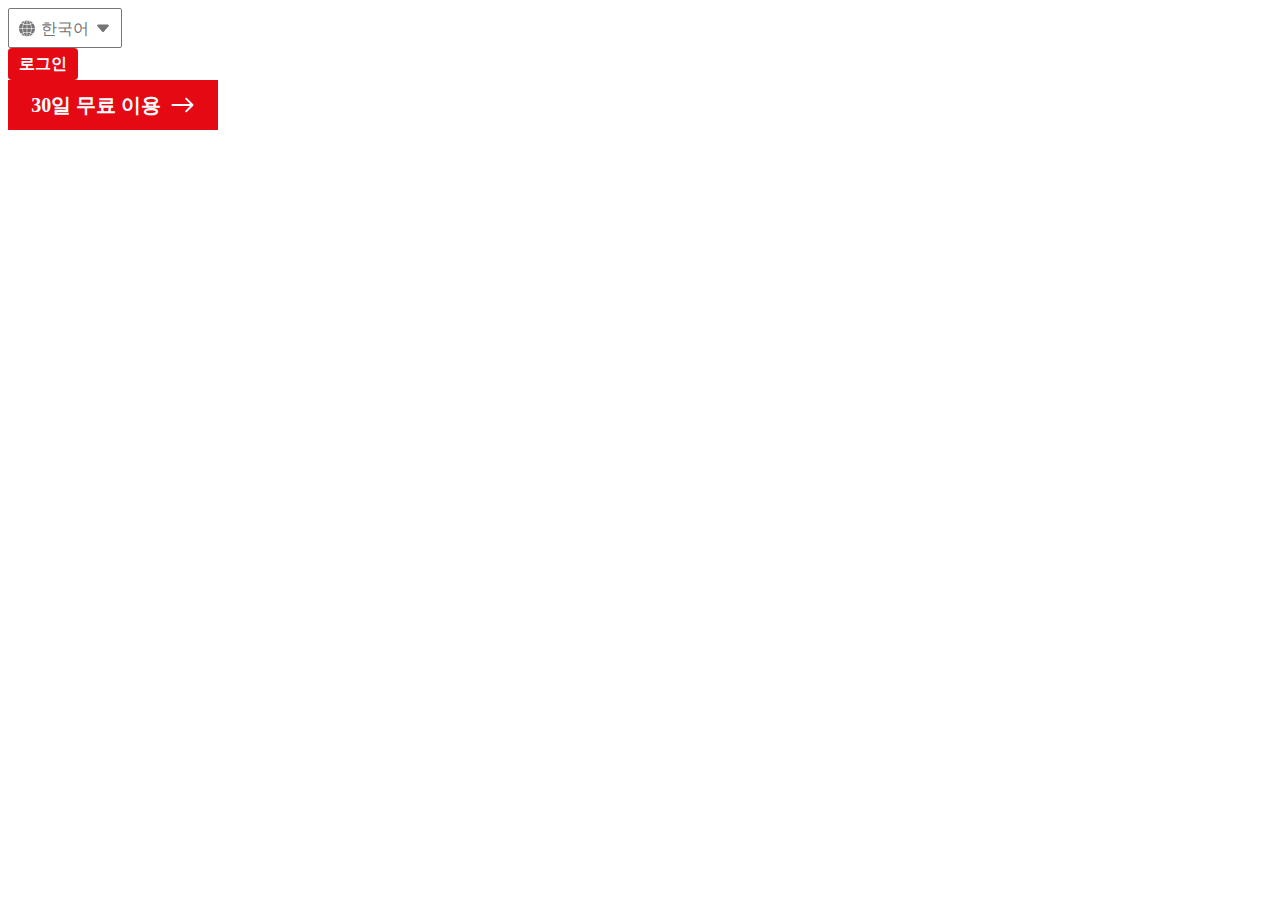
<file: mission-03/components/button/index.html>
<!DOCTYPE html>
<html lang="ko">
  <head>
    <meta charset="UTF-8" />
    <meta name="viewport" content="width=device-width, initial-scale=1.0" />
    <title>NETFLIX - button</title>
    <link rel="stylesheet" href="./index.css" />
  </head>
  <body>
    <div class="button-container">
      <div class="select-lang">
        <select name="language" id="lang">
          <option value="ko">한국어</option>
          <option value="en">English</option>
        </select>
      </div>

      <div class="login">
        <a href="/">로그인</a>
      </div>

      <div class="promotion">
        <a href="/">
          30일 무료 이용
          <img src="./../../images/promotion-arrow.svg" alt="" />
        </a>
      </div>
    </div>
  </body>
</html>
</file>
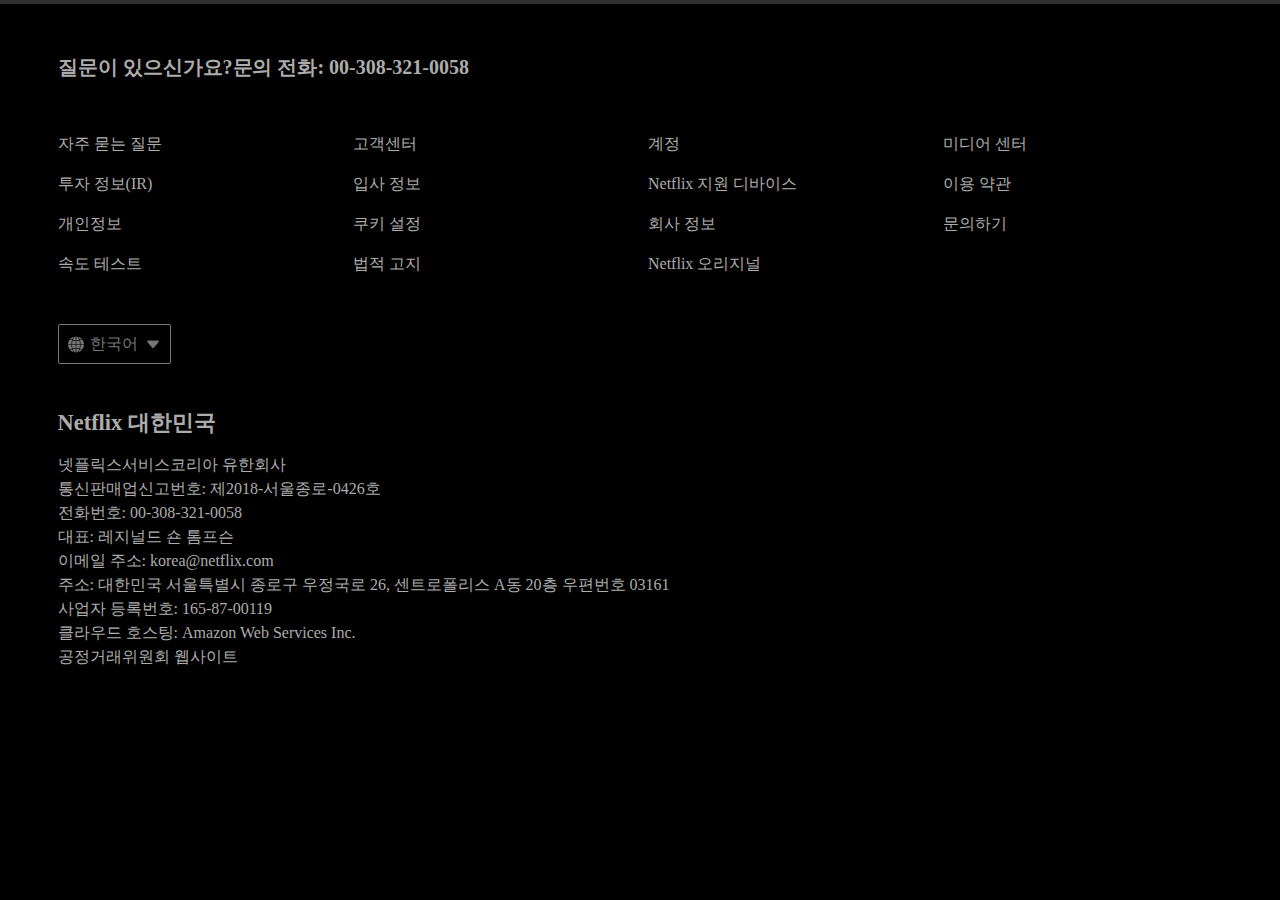
<file: mission-03/components/footer/index.html>
<!DOCTYPE html>
<html lang="ko">
  <head>
    <meta charset="UTF-8" />
    <meta name="viewport" content="width=device-width, initial-scale=1.0" />
    <title>NETFLIX - footer</title>
    <link rel="stylesheet" href="./../../css/style.css" />
  </head>
  <body>
    <footer class="footer">
      <div class="footer-container">
        <div class="footer-guide">
          <div class="guide-text">
            질문이 있으신가요?
            <div class="contact-number">
              문의 전화:
              <a href="tel:+003083210058">00-308-321-0058</a>
            </div>
          </div>
          <ul class="guide-list">
            <li><a href="/">자주 묻는 질문</a></li>
            <li><a href="/">고객센터</a></li>
            <li><a href="/">계정</a></li>
            <li><a href="/">미디어 센터</a></li>
            <li><a href="/">투자 정보(IR)</a></li>
            <li><a href="/">입사 정보</a></li>
            <li><a href="/">Netflix 지원 디바이스</a></li>
            <li><a href="/">이용 약관</a></li>
            <li><a href="/">개인정보</a></li>
            <li><a href="/">쿠키 설정</a></li>
            <li><a href="/">회사 정보</a></li>
            <li><a href="/">문의하기</a></li>
            <li><a href="/">속도 테스트</a></li>
            <li><a href="/">법적 고지</a></li>
            <li><a href="/">Netflix 오리지널</a></li>
          </ul>
        </div>

        <div class="select-lang">
          <select name="language" id="lang">
            <option value="ko">한국어</option>
            <option value="en">English</option>
          </select>
        </div>

        <div class="footer-address">
          <em>Netflix 대한민국</em>
          <address class="address">
            <span>넷플릭스서비스코리아 유한회사</span>
            <span>통신판매업신고번호: 제2018-서울종로-0426호</span>
            <span>전화번호: 00-308-321-0058</span>
            <span>대표: 레지널드 숀 톰프슨</span>
            <span>이메일 주소: korea@netflix.com</span>
            <span
              >주소: 대한민국 서울특별시 종로구 우정국로 26, 센트로폴리스 A동
              20층 우편번호 03161</span
            >
            <span>사업자 등록번호: 165-87-00119</span>
            <span>클라우드 호스팅: Amazon Web Services Inc.</span>
            <span><a href="/">공정거래위원회 웹사이트</a></span>
          </address>
        </div>
      </div>
    </footer>
  </body>
</html>
</file>
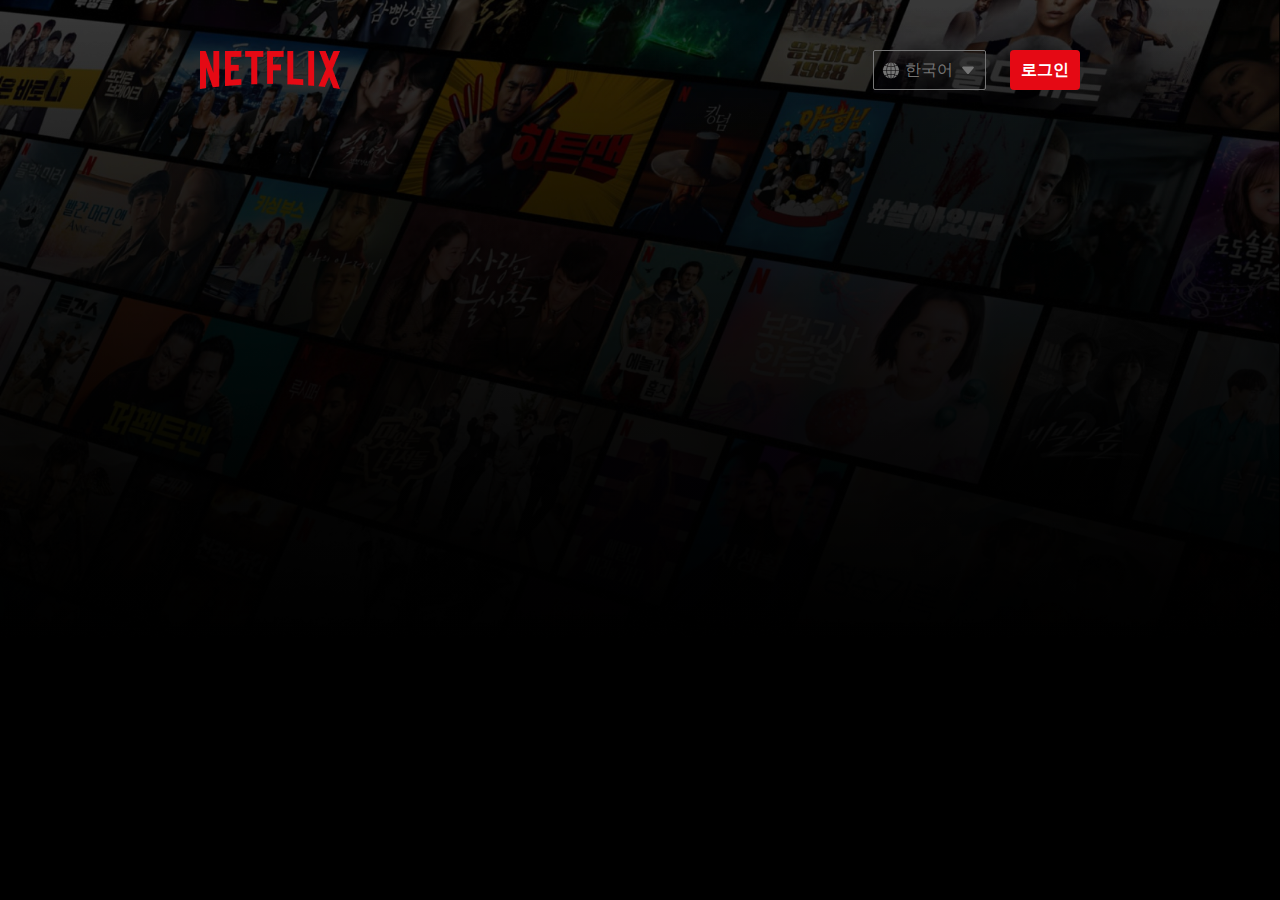
<file: mission-03/components/header/index.html>
<!DOCTYPE html>
<html lang="ko">
  <head>
    <meta charset="UTF-8" />
    <meta name="viewport" content="width=device-width, initial-scale=1.0" />
    <title>NETFLIX - header</title>
    <link rel="stylesheet" href="./../../css/style.css" />
  </head>
  <body>
    <header class="header">
      <div class="header-container">
        <div class="logo-wrapper">
          <a href="/" class="logo-link">
            <img src="./../../images/logo.png" alt="NETFLIX" />
          </a>
        </div>

        <div class="header-button">
          <div class="select-lang">
            <select name="language" id="lang">
              <option value="ko">한국어</option>
              <option value="en">English</option>
            </select>
          </div>

          <div class="login">
            <a href="/">로그인</a>
          </div>
        </div>
      </div>
    </header>
  </body>
</html>
</file>
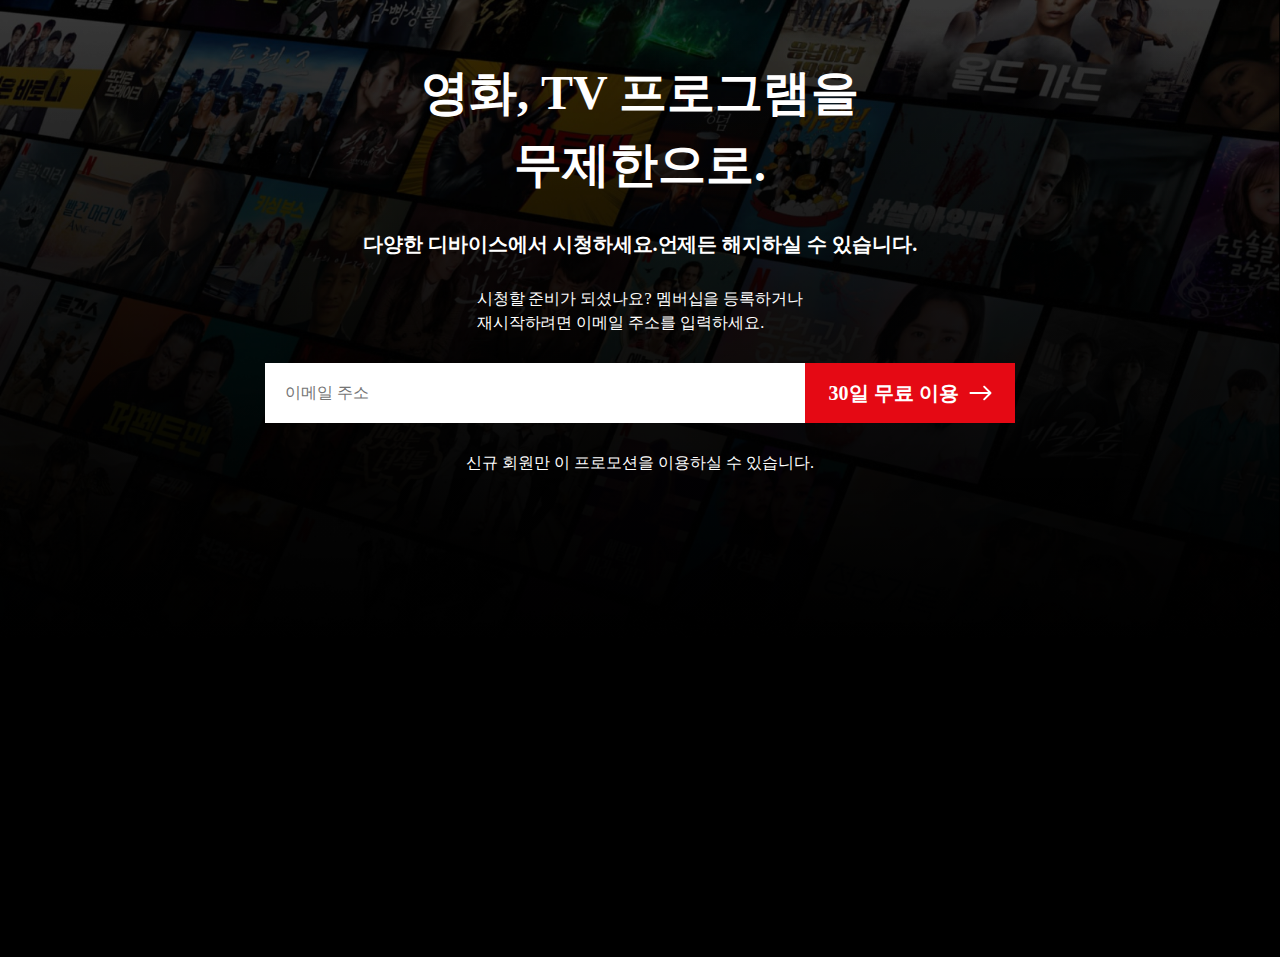
<file: mission-03/components/main/index.html>
<!DOCTYPE html>
<html lang="ko">
  <head>
    <meta charset="UTF-8" />
    <meta name="viewport" content="width=device-width, initial-scale=1.0" />
    <title>NETFLIX - main</title>
    <link rel="stylesheet" href="./../../css/style.css" />
  </head>
  <body>
    <main class="main">
      <div class="main-container">
        <hgroup class="main-text">
          <h1>영화, TV 프로그램을<br />무제한으로.</h1>
          <em>
            다양한 디바이스에서 시청하세요.
            <p class="em-p-text">언제든 해지하실 수 있습니다.</p>
          </em>
          <p>
            시청할 준비가 되셨나요? 멤버십을 등록하거나<br />재시작하려면 이메일
            주소를 입력하세요.
          </p>
        </hgroup>

        <form class="promotion-form" method="post">
          <div class="promotion-email">
            <label for="email" class="sr-only">이메일 주소 입력하기</label>
            <input type="email" class="email-input" placeholder="이메일 주소" />
            <div class="promotion">
              <a href="/">
                30일 무료 이용
                <img src="./../../images/promotion-arrow.svg" alt="" />
              </a>
            </div>
          </div>
          <p class="promotion-desc">
            신규 회원만 이 프로모션을 이용하실 수 있습니다.
          </p>
        </form>
      </div>
    </main>
  </body>
</html>
</file>
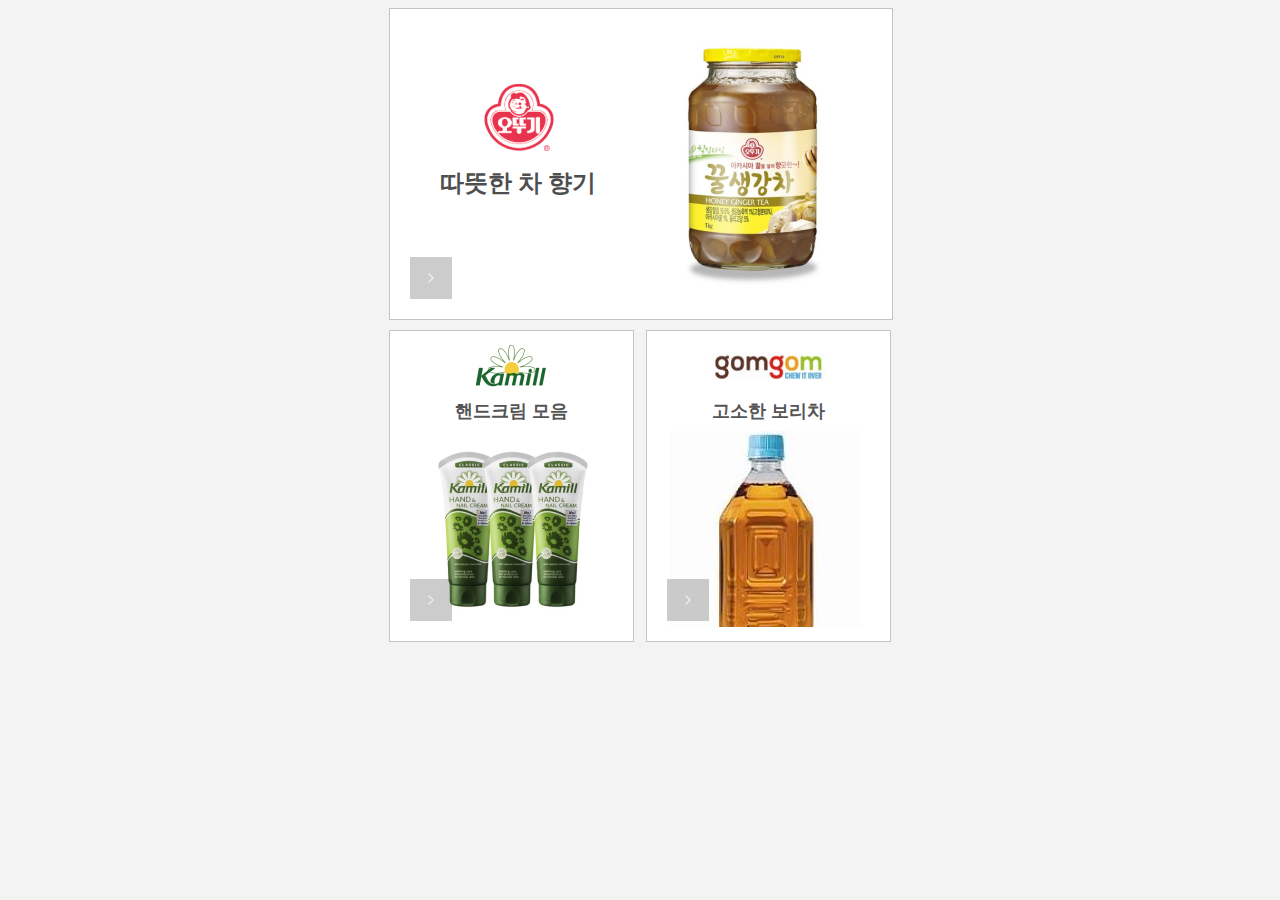
<file: mission-01/mission-01.html>
<!DOCTYPE html>
<html lang="ko">
  <head>
    <meta charset="UTF-8" />
    <meta name="viewport" content="width=device-width, initial-scale=1.0" />
    <title>Mission-01</title>
    <link rel="stylesheet" href="./mission-01.css" />
    <link
      rel="stylesheet"
      href="https://fonts.googleapis.com/css2?family=Noto+Sans:ital,wght@0,400;0,700;1,400&display=swap"
    />
  </head>

  <body>
    <!-- 전체 박스 -->
    <div class="box-group">
      <!-- 오뚜기: 꿀생강차 -->
      <div class="ginger-tea">
        <img src="./images/logo01.png" alt="오뚜기" class="ottugi" />
        <h1>따뜻한 차 향기</h1>
        <img
          src="./images/product01.png"
          alt="꿀 생강차"
          class="ginger-product"
        />
        <!-- 구매 버튼 -->
        <div class="button">
          <img src="./images/button.svg" alt="" class="early-button" />
          <button type="button" class="buy-button" onclick="">
            구매하기<img src="./images/buy-emoji.svg" alt="구매하기" />
          </button>
        </div>
      </div>

      <!-- 아래 박스(핸드크림, 보리차) -->
      <div class="box">
        <!-- 카밀: 핸드크림-->
        <div class="handcream">
          <img src="./images/logo02.png" alt="kamill" class="kamill" />
          <h1>핸드크림 모음</h1>
          <img
            src="./images/product02.png"
            alt="카밀 핸드크림"
            class="hand-product"
          />
          <!-- 구매 버튼 -->
          <div class="button">
            <img src="./images/button.svg" alt="" class="early-button" />
            <button type="button" class="buy-button" onclick="">
              구매하기<img src="./images/buy-emoji.svg" alt="구매하기" />
            </button>
          </div>
        </div>

        <!-- 곰곰마켓: 보리차 -->
        <div class="barley-tea">
          <img src="./images/logo03.png" alt="곰곰마켓" class="gomgom" />
          <h1>고소한 보리차</h1>
          <img
            src="./images/product03.png"
            alt="보리차"
            class="barley-product"
          />
          <!-- 구매 버튼 -->
          <div class="button">
            <img src="./images/button.svg" alt="" class="early-button" />
            <button
              type="button"
              class="buy-button"
              onclick="window.open('https://www.naver.com')"
            >
              구매하기<img src="./images/buy-emoji.svg" alt="구매하기" />
            </button>
          </div>
        </div>
      </div>
    </div>
  </body>
</html>
</file>
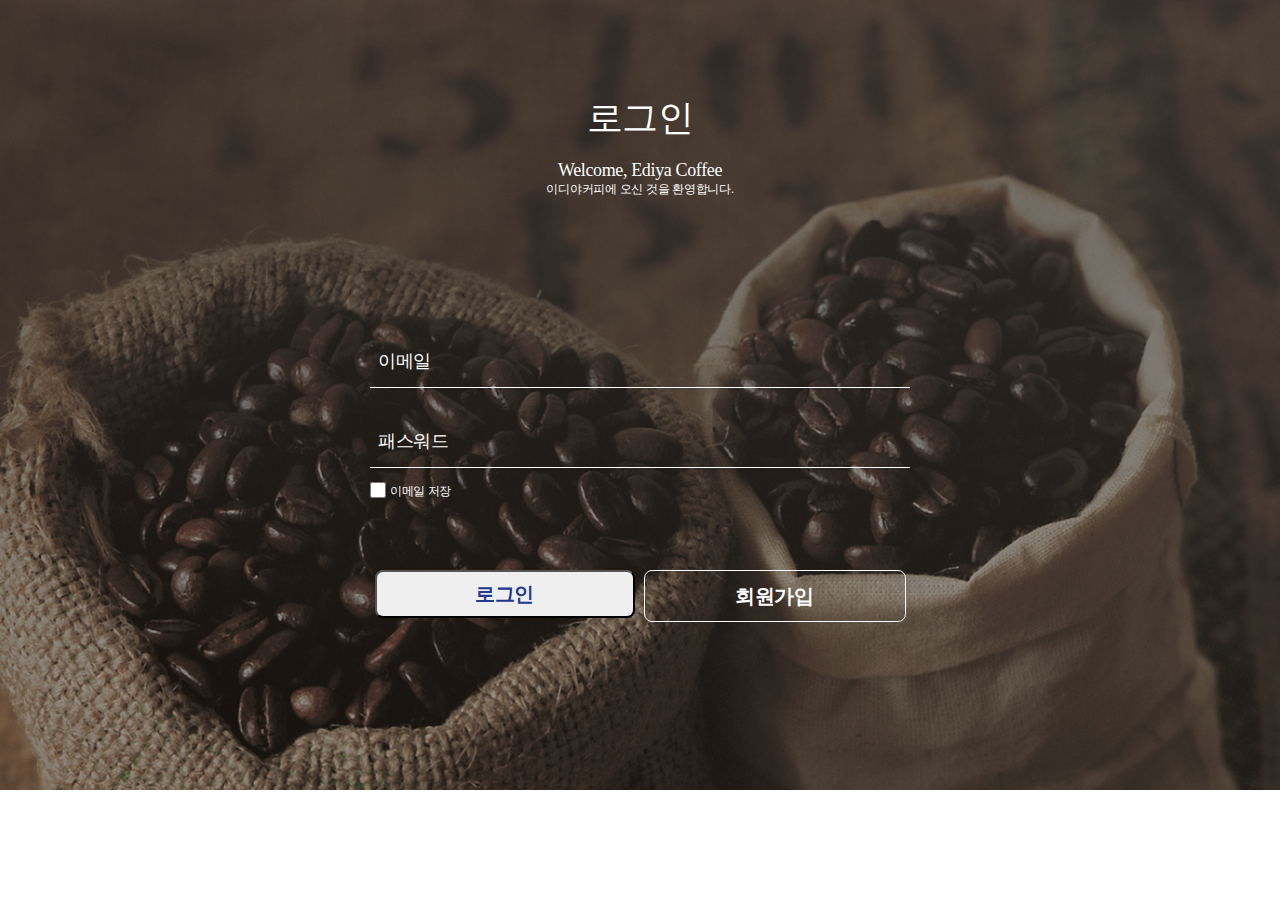
<file: mission-02/mission-02.html>
<!DOCTYPE html>
<html lang="ko">
  <head>
    <meta charset="UTF-8" />
    <meta name="viewport" content="width=device-width, initial-scale=1.0" />
    <title>EDIYA - Login</title>
    <link rel="stylesheet" href="./mission-02.css" />
    <link
      href="//spoqa.github.io/spoqa-han-sans/css/SpoqaHanSans-kr.css"
      rel="stylesheet"
      type="text/css"
    />
  </head>
  <body>
    <div class="main">
      <div class="login">
        <div class="login-title">
          <h2>로그인</h2>
          <p>
            <em>Welcome, Ediya Coffee</em>
            <br />이디야커피에 오신 것을 환영합니다.
          </p>
        </div>
        <form action="/">
          <fieldset>
            <legend>회원 로그인</legend>
            <div class="user-email">
              <input
                type="email"
                id="userEmail"
                name="userEmail"
                required
                placeholder="이메일"
              />
            </div>
            <div class="user-pw">
              <input
                type="password"
                id="userPw"
                name="userPw"
                required
                placeholder="패스워드"
              />
            </div>
            <div class="login-remember">
              <input
                type="checkbox"
                name="rememberMe"
                id="email-save"
                value="true"
              />
              <label for="email-save">이메일 저장</label>
            </div>
          </fieldset>
          <div class="button-container">
            <button type="submit" class="login-button">로그인</button>
            <a href="/" class="sign-up">회원가입</a>
          </div>
        </form>
      </div>
    </div>
  </body>
</html>
</file>
<file: mission-03/components/button/index.css>
body {
  font-family: "Spoqa Han Sans Neo", "sans-serif";
}

/* 언어 선택 버튼 */
.select-lang select {
  font-size: 1rem;
  width: 7.1rem;
  height: 2.5rem;
  color: #757575;
  background-color: transparent;
  border-radius: 2px;
  background: url(./../../images/icon-global.svg),
    url(./../../images/bi-caret-down.svg);
  background-position: 10% 50%, 90% 50%;
  background-repeat: no-repeat, no-repeat;
  appearance: none;
}

select option {
  text-align: center;
}

/* 버튼 공통 스타일 */
.login,
.promotion {
  display: flex;
  justify-content: center;
  background-color: var(--red-500, #e50914);

  & a {
    color: var(--white, #ffffff);
    text-decoration: none;
    font-weight: bold;
    display: flex;
    justify-content: center;
    align-items: center;
    gap: 0.625rem;
    flex-shrink: 0;
    line-height: 1;
  }
}

/* 로그인 버튼 */
.login {
  width: 2.8rem;
  padding: 0.5rem 0.78rem;
  border-radius: 4px;
}

/* 30일 무료 버튼 */
.promotion {
  width: 10.6rem;
  padding: 0.94rem 1.25rem;
  font-size: 1.25rem;
}

/* 모바일 환경 */
@media (max-width: 768px) {
  .select-lang select {
    height: 1.875rem;
  }

  .login {
    width: 2.13rem;
    padding: 0.38rem 0.82rem;
  }

  .promotion {
    width: 8rem;
    font-size: 1rem;
    border-radius: 30px;
    margin-top: 0.75rem;
  }
}
</file>
<file: mission-01/mission-01.css>
/* 변수 */
:root {
  --gray-100: #f3f3f3;
  --gray-500: #c4c4c4;
  --gray-800: #4e4e4e;
  --White: #fff;
  --opacity-20: rgba(0, 0, 0, 0.2);
  --grayscale-gray-5: #555;
  --blue-600: #0074e9;
}

/* 기본 스타일 */
body {
  background: var(--gray-100);
  font-family: "Noto Sans", sans-serif;
}

.box-group {
  width: 502px;
  height: 630px;
  margin: 0 auto;
}

.ginger-tea {
  background: var(--White);
  width: 502px;
  height: 310px;
  border: 1px solid var(--gray-500);
  margin-bottom: 10px;
}

.handcream,
.barley-tea {
  background: var(--White);
  width: 243px;
  height: 310px;
  border: 1px solid var(--gray-500);
}

/* 작은 박스 배치 */
.handcream {
  float: left;
}
.barley-tea {
  float: right;
}

.ginger-tea,
.handcream,
.barley-tea {
  position: relative;
}

/* 문구 스타일 */
.ginger-tea h1 {
  color: var(--gray-800);
  text-align: center;
  font-size: 24px;
  font-style: normal;
  font-weight: 700;
  line-height: 150%;
}

.handcream h1,
.barley-tea h1 {
  color: var(--grayscale-gray-5);
  text-align: center;
  font-size: 18px;
  font-style: normal;
  font-weight: 700;
  line-height: 150%;
}

/* 문구 배치 */
.ginger-tea h1 {
  position: absolute;
  bottom: 118px;
  left: 28px;
  width: 200px;
  height: 37px;
  margin: 0;
  /* flex-shrink: 0;  존재하지 않는 속성 오류 */
}

.handcream h1,
.barley-tea h1 {
  width: 200px;
  height: 27px;
  /* flex-shrink: 0; 존재하지 않는 속성 오류 */
  position: absolute;
  top: 66px;
  left: 21px;
  text-align: center;
  margin: 0;
}

/* 로고 배치*/
.ottugi {
  position: absolute;
  top: 75px;
  left: 73px;
}

.kamill,
.gomgom {
  position: absolute;
  top: 14px;
  left: 64px;
}

/* 상품 이미지 배치 */
.ginger-product {
  position: absolute;
  bottom: 20px;
  right: 28px;
}

.hand-product,
.barley-product {
  position: absolute;
  bottom: 14px;
  left: 23px;
}

/* 버튼 이미지 스타일 (활성화 전) */
.early-button {
  width: 42px;
  height: 42px;
  /* flex-shrink: 0; 존재하지 않는 속성 오류 */
  position: absolute;
  bottom: 20px;
  left: 20px;
  fill: var(--opacity-20);
}

/* 구매 버튼 기본 스타일 해제 */
.buy-button {
  border: none;
  outline: none;
  background: none;
}

/* 구매 버튼 스타일 */
.buy-button {
  padding: 12px 18px 13px 20px;
  /* justify-content: center;
  align-items: center;
  gap: 16px; 존재하지 않는 속성 오류 */
  position: absolute;
  bottom: 20px;
  left: 20px;
  background: var(--blue-600);
  color: var(--White);
  display: none;
}

.buy-button img {
  margin-left: 16px;
}

/* 구매 버튼 활성화 */
.early-button:hover {
  display: none;
}

.early-button:hover + .buy-button {
  display: block;
}
</file>
<file: mission-02/mission-02.css>
/* 변수 선언 */
:root {
  --unnamed: #fefefe;
}

/* 기본 디자인 설정 */
html {
}

body {
  background: url(./images/background.png) no-repeat;
  background-position: center -60px;
  font-family: "Spoqa Han Sans";
}

/* 로그인 */
.login {
  margin-top: 100px;
}

/* 로그인 타이틀 스타일 */
h2 {
  color: var(--unnamed);
  text-align: center;
  font-size: 36px;
  font-weight: 300;
  line-height: 36px;
  letter-spacing: -0.72px;
  margin-bottom: 24px;
}

p {
  color: var(--unnamed);
  text-align: center;
  font-size: 12px;
  font-weight: 400;
  letter-spacing: -0.24px;
}

em {
  font-size: 18px;
  letter-spacing: -0.36px;
  font-style: normal;
}

/* 반응형 화면 구성*/
@media only screen and (max-width: 600px) {
  body {
    background-position: -330px -60px;
  }
}

/* 로그인 폼 */
form {
  display: flex;
  flex-direction: column;
  align-items: center;
  /* min-width: 500px; */
}

fieldset {
  position: relative;
  border: none;
}

legend {
  width: 1px;
  height: 1px;
  overflow: hidden;
}

.user-email {
  margin-top: 122px;
  margin-bottom: 31px;
}

input {
  border: none;
  width: 540px;
  height: 48px;
  background: none;
  border-bottom: 0.5px solid var(--unnamed);
  padding: 0;
  margin: 0;
}

input::placeholder {
  font-size: 18px;
  font-weight: 300;
  letter-spacing: -0.02em;
  color: #fefefe;
  padding-left: 8px;
  /* line-height: 27px; */
  /* position: absolute; */
  /* top: 18px; */
  /* left: 8px; */
}

.login-remember {
  margin-top: 14px;
  /* height: 16px; */
  /* font-size: 7px; */
  letter-spacing: -0.02em;
  color: var(--unnamed);
  /* display: flex; */
  align-items: center;
}

#email-save {
  display: block;
  width: 16px;
  height: 16px;
  margin-right: 4px;
  vertical-align: middle;
  float: left;
}

.login-remember label {
  /* margin-top: -10px; */
  vertical-align: middle;
  font-size: 12px;
  padding: 10px 0;
  /* line-height: 1; */
}

/* 버튼 컨테이너 */
/* a {
  text-align: right;
} */

/* 버튼 */
.button-container {
  width: 540px;
  height: 48px;
  margin-top: 60px;
  display: flex;
  justify-content: space-around;
}
/* 로그인 버튼 */
.login-button {
  font-size: 20px;
  font-weight: 700;
  line-height: 30px;
  letter-spacing: -0.02em;
  color: #24388d;
  width: 260px;
  height: 48px;
  vertical-align: top;
  border-radius: 8px;
}

/* 회원가입 링크 */
.sign-up {
  display: flex;
  font-size: 20px;
  font-weight: 700;
  letter-spacing: -0.02em;
  text-align: center;
  justify-content: center;
  align-items: center;
  border: 1px solid var(--unnamed);
  color: var(--unnamed);
  width: 260px;
  height: 30px;
  padding: 10px 0;
  border-radius: 8px;
  /* vertical-align: top; */
  text-decoration: none;
}
</file>
<file: mission-03/css/style.css>
@import url(//spoqa.github.io/spoqa-han-sans/css/SpoqaHanSansNeo.css);
@import "./../css/reset.css";
@import "./../css/theme.css";
@import "./../css/components.css";
@import "./../css/base.css";
</file>
